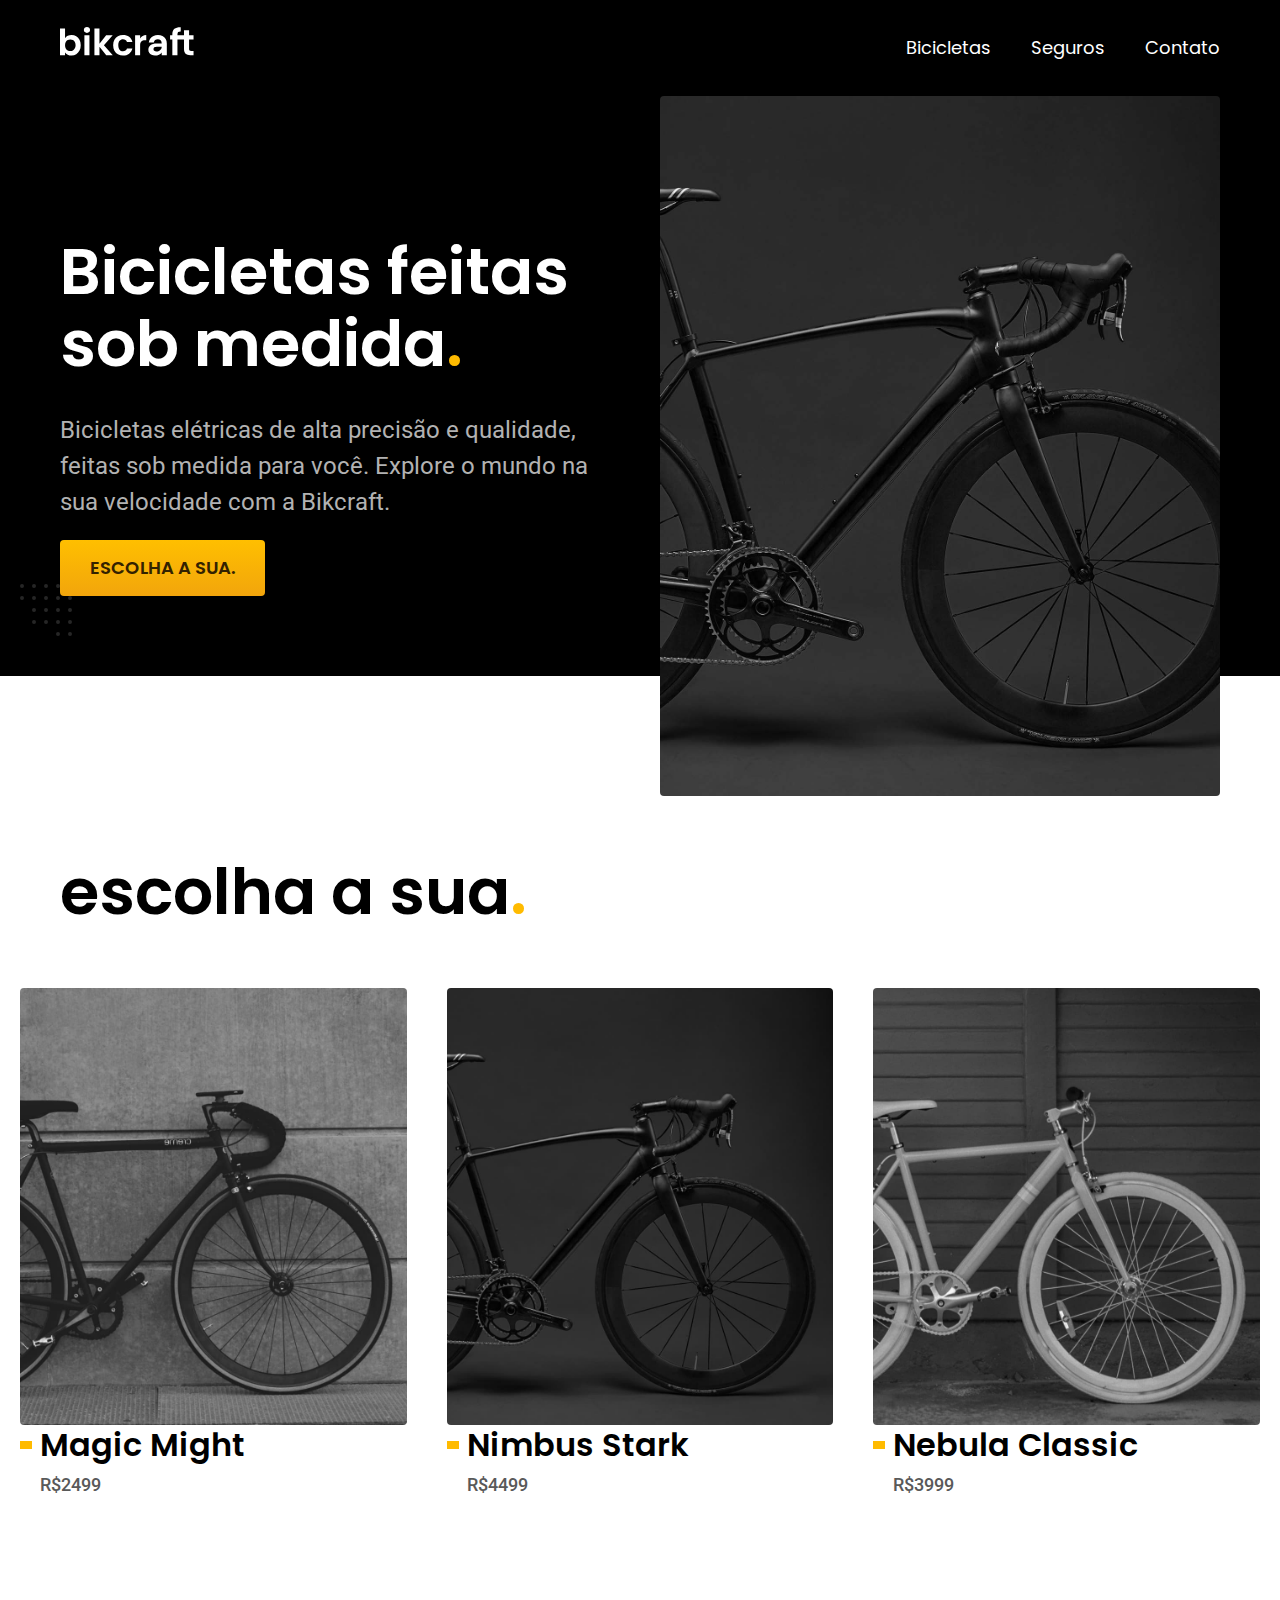
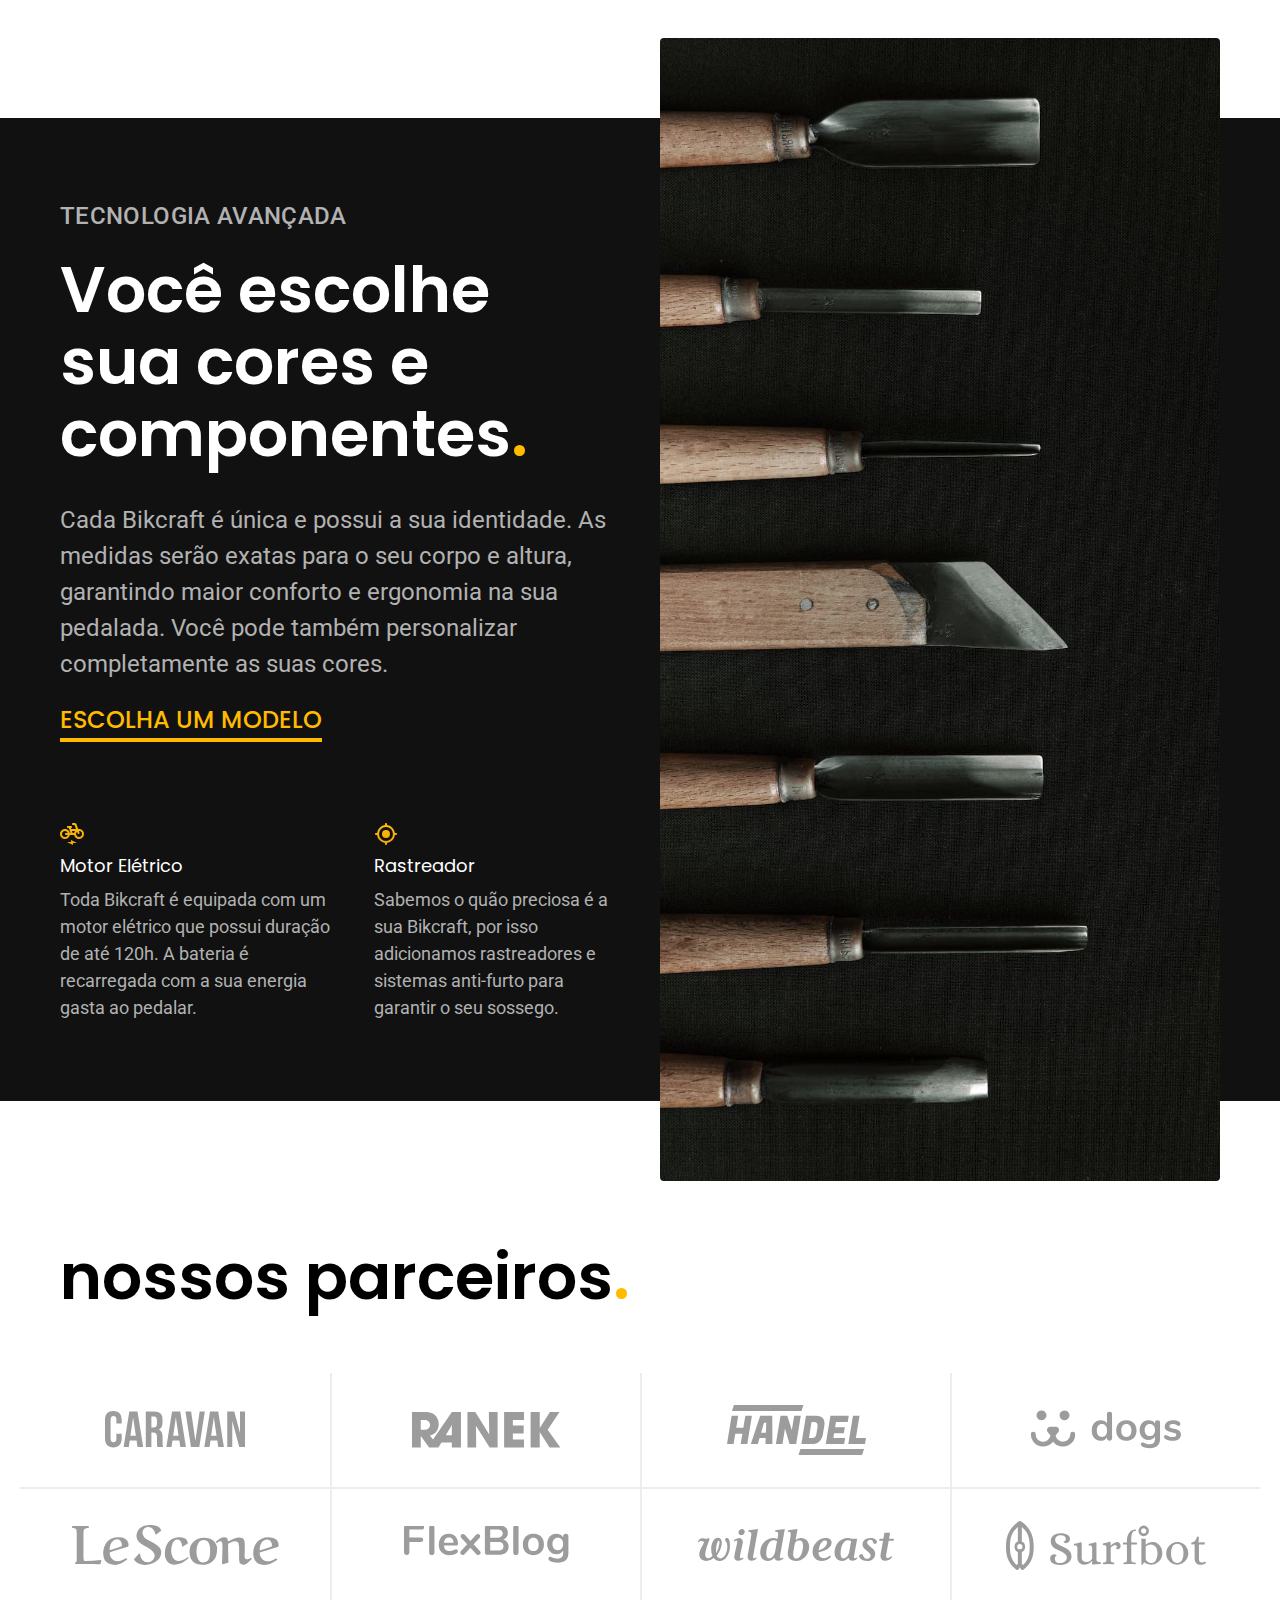
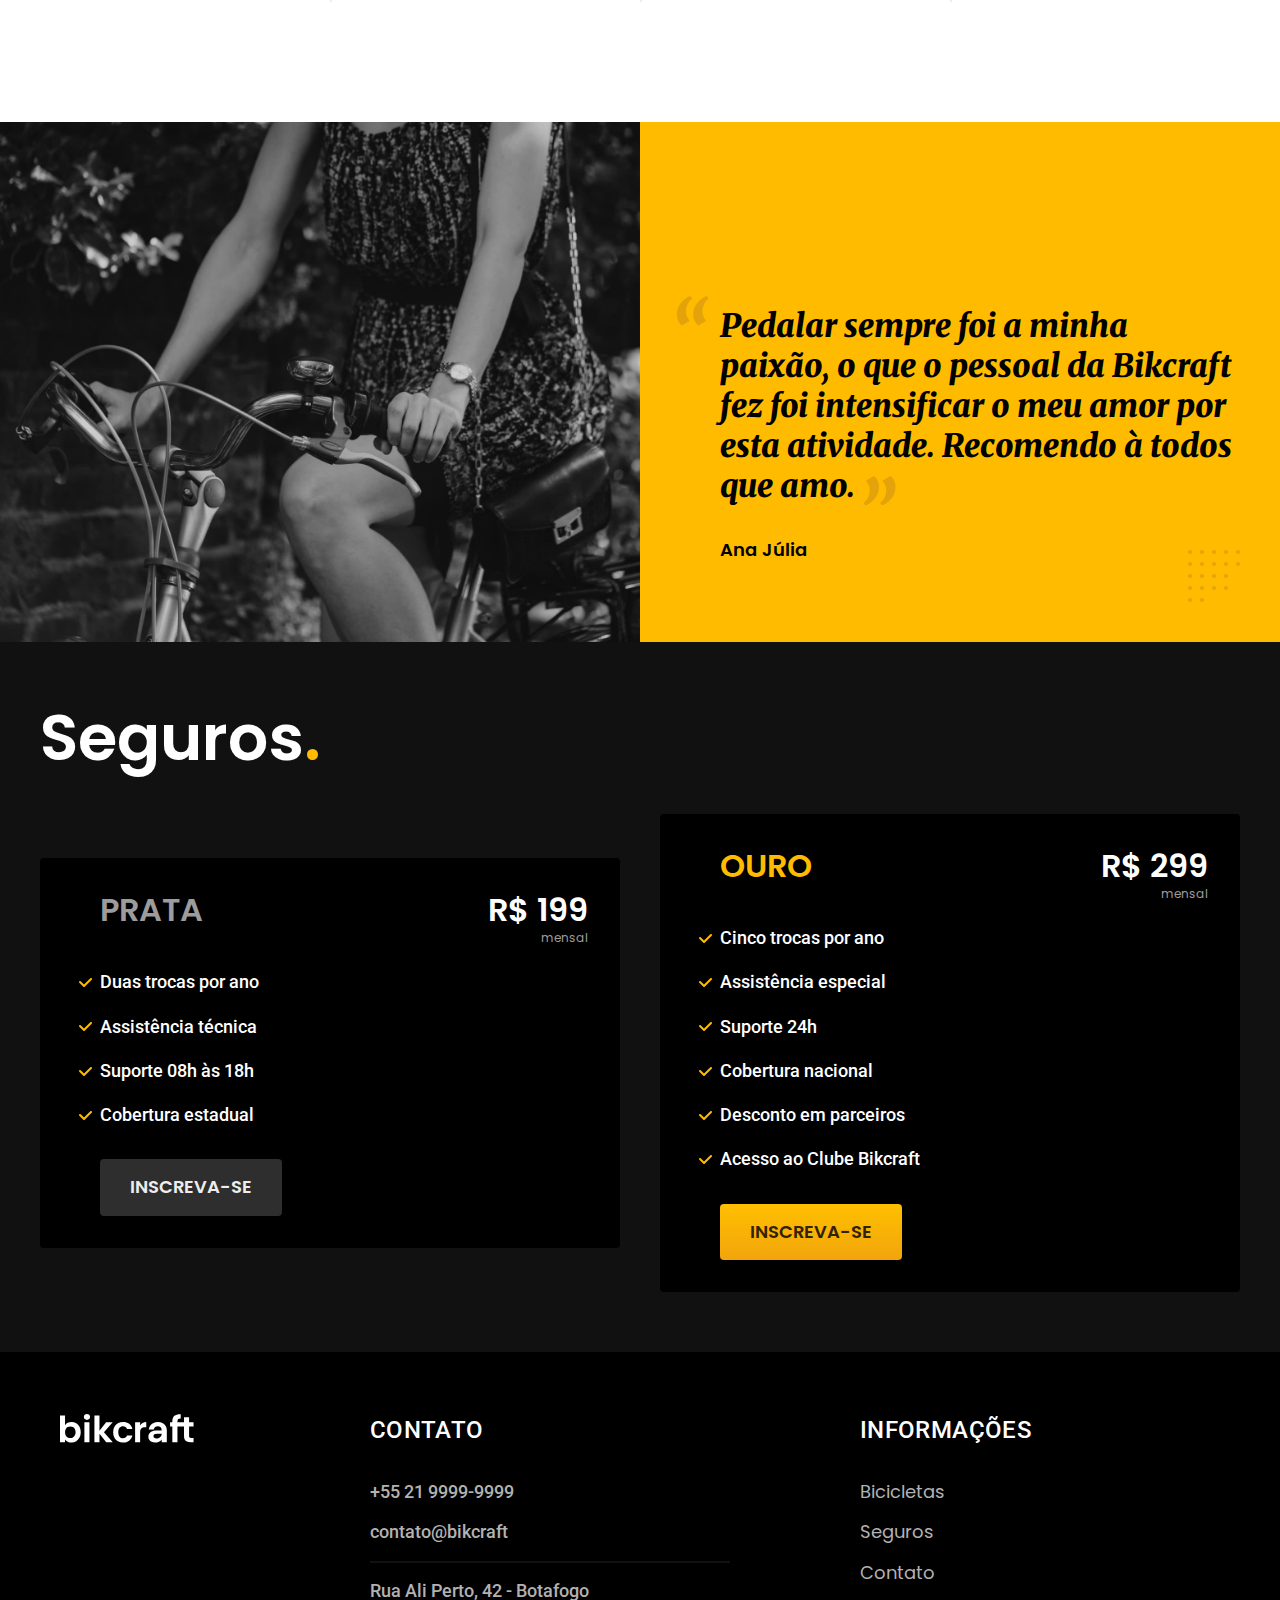
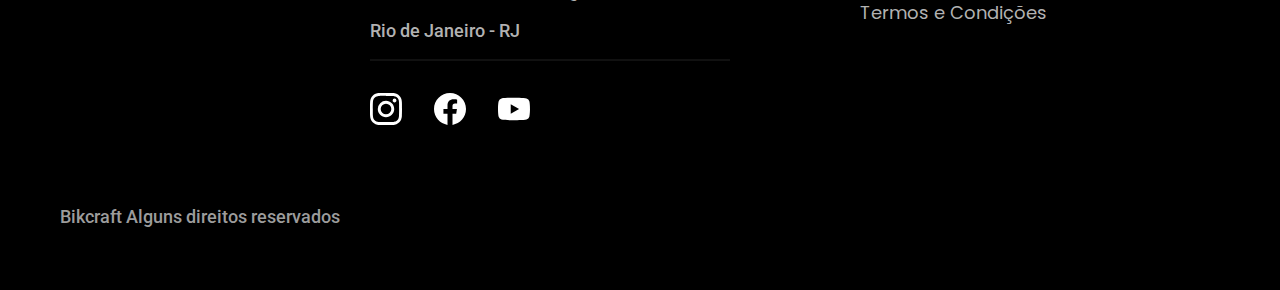
<file: index.html>
<!DOCTYPE html>
<html lang="pt-br">
<head>
    <meta charset="UTF-8">
    <meta http-equiv="X-UA-Compatible" content="IE=edge">
    <meta name="viewport" content="width=device-width, initial-scale=1.0">
    <title>Bikcraft - Bicicletas Elétricas</title>
    <meta name="description" content="Bicicletas elétricas de alta precisão e qualidade, feitas sob medida para você. Explore o mundo na sua velocidade com a Bikcraft.">
    <link rel="preload" href="CSS/style.css" as="style">
    <link rel="stylesheet" href="CSS/style.css">

    <link rel="preconnect" href="https://fonts.googleapis.com">
    <link rel="preconnect" href="https://fonts.gstatic.com" crossorigin>
    <link href="https://fonts.googleapis.com/css2?family=Poppins:wght@400;600&family=Roboto:wght@400;500&display=swap" rel="stylesheet">
    <link rel="preconnect" href="https://fonts.googleapis.com">
    <link rel="preconnect" href="https://fonts.gstatic.com" crossorigin>
    <link href="https://fonts.googleapis.com/css2?family=Merriweather:ital,wght@1,900&display=swap" rel="stylesheet">

    <link rel="shortcut icon" href="favicon.svg" type="image/svg-xml">
    <script>document.documentElement.classList.add('js')</script>
</head>
<body>
    <header class="header-bg">
        <div class="header">
            <a href="index.html"><img src="img/bikcraft.svg" alt="Bikcraft"></a>
            <nav aria-label="primaria">
                <ul class="header-menu cor-0 font-1-m">
                    <li><a href="./bicicletas.html">Bicicletas</a></li>
                    <li><a href="./seguros.html">Seguros</a></li>
                    <li><a href="./contato.html">Contato</a></li>
                </ul>
            </nav>
        </div>
    </header>

    <main class="introducao-bg">
        <div class="introducao container">
            <div class="introducao-conteudo">
                <h1 class="font-1-xxl cor-0 fadeInDown" data-anime="200">Bicicletas feitas sob medida<span class="cor-p1">.</span></h1>
                <p class="font-2-l cor-5 fadeInDown" data-anime="400">Bicicletas elétricas de alta precisão e qualidade, feitas sob medida para você. Explore o mundo na sua velocidade com a Bikcraft.</p>
                <a class="botao fadeInDown" href="./bicicletas.html" data-anime="600">Escolha a sua.</a>
            </div>
            <picture class="introducao-imagem fadeInDown" data-anime="800">

                <source media="(max-width: 800px)" srcset="./img/bicicletas/nimbus.jpg">

                <img src="img/fotos/introducao.jpg" alt="Bicicleta elétrica preta" width="1280px" height="1600px">
            </picture>
        </div>
    </main>

    <article class="bicicletas-lista">
        <h2 class="container font-1-xxl">escolha a sua<span class="cor-p1">.</span></h2>

        <ul>
            <li>
                <a href="./bicicletas/magic.html">
                    <img src="./img/bicicletas/magic-home.jpg" alt="Bicicleta preta">
                    <h3 class="font-1-xl">Magic Might</h3>
                    <span class="font-2-m cor-8">R$2499</span>
                </a>
            </li>
            <li>
                <a href="./bicicletas/magic.html">
                    <img src="./img/bicicletas/nimbus-home.jpg" alt="Bicicleta preta">
                    <h3 class="font-1-xl">Nimbus Stark</h3>
                    <span class="font-2-m cor-8">R$4499</span>
                </a>
            </li>
            <li>
                <a href="./bicicletas/magic.html">
                    <img src="./img/bicicletas/nebula-home.jpg" alt="Bicicleta preta">
                    <h3 class="font-1-xl">Nebula Classic</h3>
                    <span class="font-2-m cor-8">R$3999</span>
                </a>
            </li>
        </ul>
    </article>

    <article class="tecnologia-bg">
        <div class="tecnologia container">
            <div class="tecnologia-conteudo">
                <span class="font-2-l-b cor-5">Tecnologia Avançada</span>
                <h2 class="font-1-xxl cor-0">Você escolhe sua cores e componentes<span class="cor-p1">.</span></h2>
                <p class="font-2-l cor-5">Cada Bikcraft é única e possui a sua identidade. As medidas serão exatas para o seu corpo e altura, garantindo maior conforto e ergonomia na sua pedalada. Você pode também personalizar completamente as suas cores.</p>
                <a href="./bicicletas.html" class="link">Escolha um modelo</a>
                <div class="tecnologia-vantagens">
                    <div>
                        <img src="img/icones/eletrica.svg" alt="">
                        <h3 class="cor-0 font-1-m">Motor Elétrico</h3>
                        <p class="cor-5 font-2-s">Toda Bikcraft é equipada com um motor elétrico que possui duração de até 120h. A bateria é recarregada com a sua energia gasta ao pedalar.</p>
                    </div>
                    <div>
                        <img src="img/icones/rastreador.svg" alt="">
                        <h3 class="font-1-m cor-0">Rastreador</h3>
                        <p class="font-2-s cor-5">Sabemos o quão preciosa é a sua Bikcraft, por isso adicionamos rastreadores e sistemas anti-furto para garantir o seu sossego.</p>
                    </div>
                </div>
            </div>

            <div class="tecnologia-imagem">
                <img src="./img/fotos/tecnologia.jpg" alt="">
            </div>

        </div>
    </article>

    <section class="parceiros" aria-label="Nossos parceiros">
        <h2 class="container font-1-xxl">nossos parceiros<span class="cor-p1">.</span></h2>

        <ul>
            <li><img src="./img/parceiros/caravan.svg" alt="caravan"></li>
            <li><img src="./img/parceiros/ranek.svg" alt="ranek"></li>
            <li><img src="./img/parceiros/handel.svg" alt="handel"></li>
            <li><img src="./img/parceiros/dogs.svg" alt="dogs"></li>
            <li><img src="./img/parceiros/lescone.svg" alt="lescone"></li>
            <li><img src="./img/parceiros/flexblog.svg" alt="flexblox"></li>
            <li><img src="./img/parceiros/wildbeast.svg" alt="wildbeast"></li>
            <li><img src="./img/parceiros/surfbot.svg" alt="surfbot"></li>
        </ul>
    </section>

    <section class="depoimento" aria-label="Depoimento">
        <div>
            <img src="img/fotos/depoimento.jpg" alt="Pessoa pedalando uma bicicleta Bikcraft">
        </div>
        <div class="depoimento-conteudo">
            <blockquote class="font-1-xl cor-p5">
                <p>Pedalar sempre foi a minha paixão, o que o pessoal da Bikcraft fez foi intensificar o meu amor por esta atividade. Recomendo à todos que amo.</p>
            </blockquote>
            <span class="font-1-m-b cor-p4">Ana Júlia</span>
        </div>
    </section>

    <article class="seguros-bg">
        <div class="seguros container">
            <h2 class="font-1-xxl cor-0">Seguros<span class="cor-p1">.</span></h2>
            <div class="seguros-item">
                <h3 class="font-1-xl cor-6">PRATA</h3>
                <span class="font-1-xl cor-0 seguro-preco">R$ 199 <span class="font-1-xs cor-6">mensal</span></span>
                <ul class="font-2-m cor-0">
                    <li>Duas trocas por ano</li>
                    <li>Assistência técnica</li>
                    <li>Suporte 08h às 18h</li>
                    <li>Cobertura estadual</li>
                </ul>
                <a class="botao secundario" href="./orcamento.html?tipo=seguro&produto=prata">Inscreva-se</a>
            </div>
            <div class="seguros-item">
                <h3 class="font-1-xl cor-p1">OURO</h3>
                <span class="font-1-xl cor-0 seguro-preco">R$ 299 <span class="font-1-xs cor-6">mensal</span></span>
                <ul class="font-2-m cor-0">
                    <li>Cinco trocas por ano</li>
                    <li>Assistência especial</li>
                    <li>Suporte 24h</li>
                    <li>Cobertura nacional</li>
                    <li>Desconto em parceiros</li>
                    <li>Acesso ao Clube Bikcraft</li>
                </ul>
                <a class="botao" href="./orcamento.html?tipo=seguro&produto=ouro">Inscreva-se</a>
            </div>
        </div>
    </article>

    <footer class="footer-bg">
        <div class="footer container">
            <img src="img/bikcraft.svg" alt="Bikcraft">
            <div class="footer-contato">
                <h3 class="font-2-l-b cor-0">Contato</h3>
                <ul class="font-2-m cor-5">
                    <li><a href="tel:+552199999999">+55 21 9999-9999</a></li>
                    <li><a href="mailto:contato@bikbraft.com">contato@bikcraft</a></li>
                    <li>Rua Ali Perto, 42 - Botafogo</li>
                    <li>Rio de Janeiro - RJ</li>
                </ul>
                <div class="footer-redes">
                    <a href=""><img src="img/redes/instagram.svg" alt="Instagram"></a>
                    <a href=""><img src="img/redes/facebook.svg" alt="Facebook"></a>
                    <a href=""><img src="img/redes/youtube.svg" alt="Instagram"></a>
                </div>
            </div>
            <div class="footer-informacoes">
                <h3 class="font-2-l-b cor-0">Informações</h3>
                <nav>
                    <ul class="font-1-m cor-5">
                        <li><a href="./bicicletas.html">Bicicletas</a></li>
                        <li><a href="./seguros.html">Seguros</a></li>
                        <li><a href="./contato.html">Contato</a></li>
                        <li><a href="./termos.html">Termos e Condições</a></li>
                    </ul>
                </nav>
            </div>
            <p class="footer-copy font-2-m cor-6">Bikcraft Alguns direitos reservados</p>
        </div>
    </footer>
    <script src="js/plugins/simple-anime.js"></script>
    <script src="./js/script.js"></script>
</body>
</html>
</file>
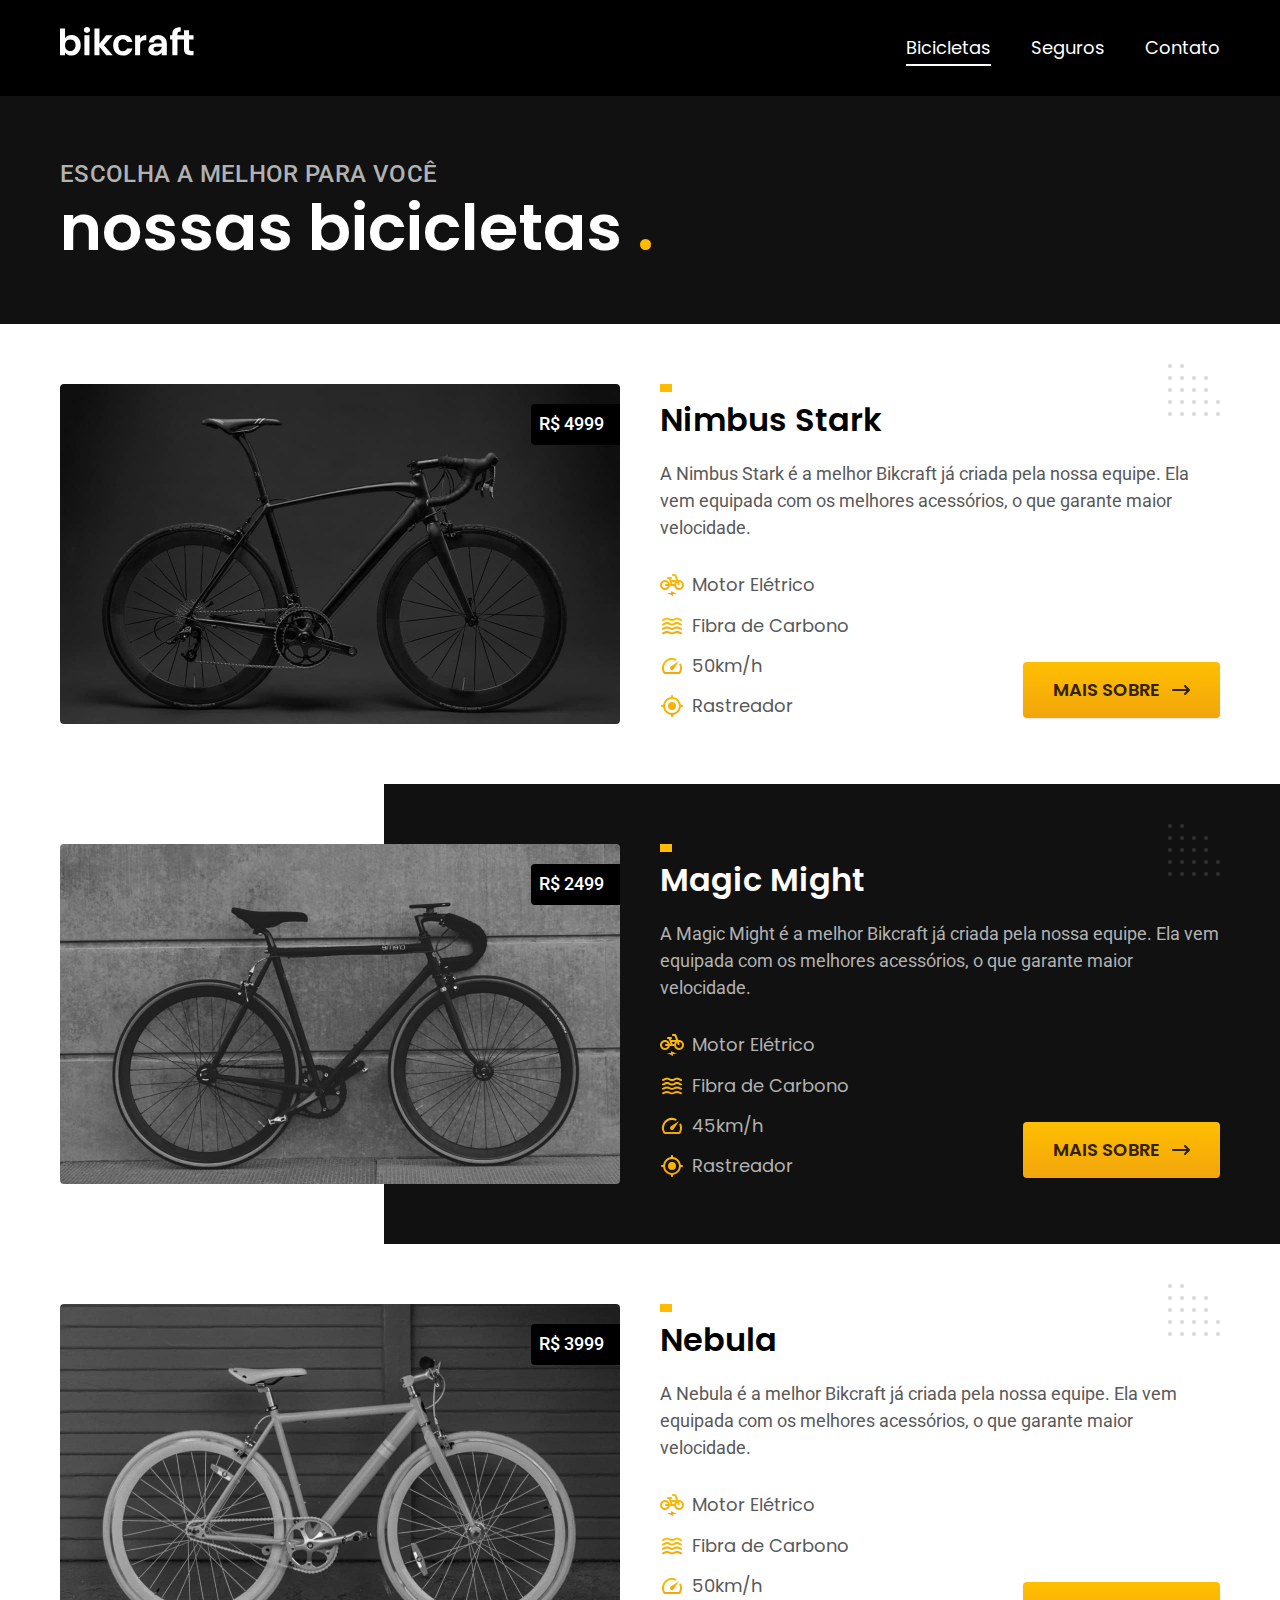
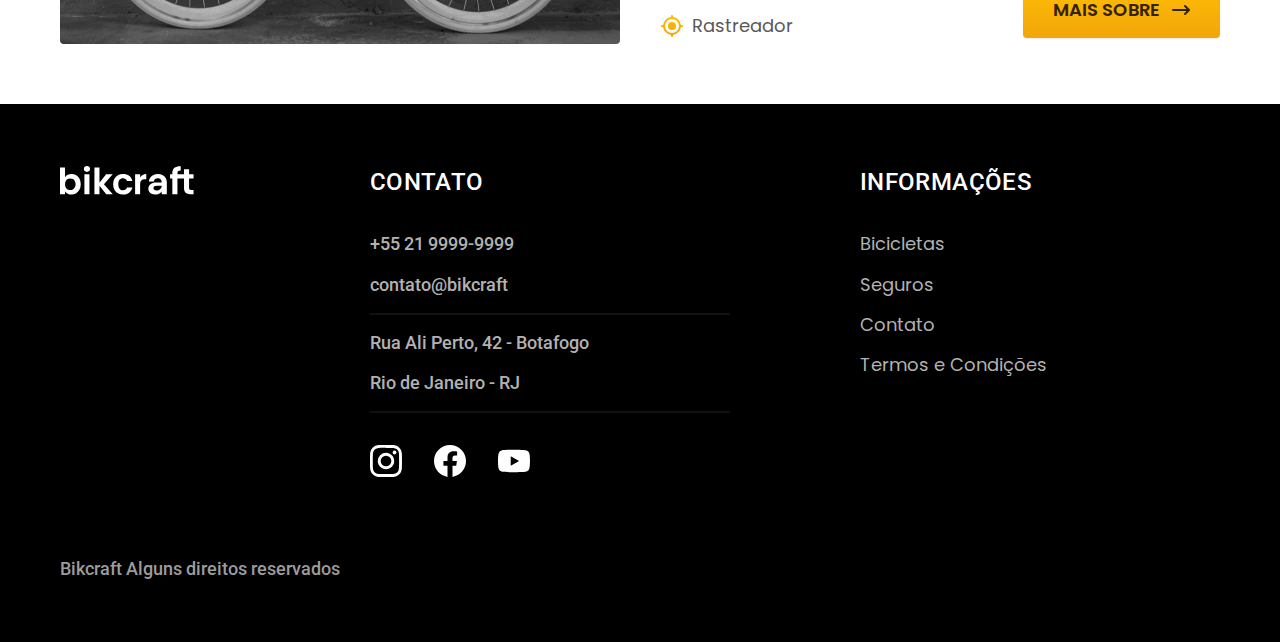
<file: bicicletas.html>
<!DOCTYPE html>
<html lang="pt-br">
<head>
    <meta charset="UTF-8">
    <meta http-equiv="X-UA-Compatible" content="IE=edge">
    <meta name="viewport" content="width=device-width, initial-scale=1.0">
    <title>Bicicletas / Bikcraft</title>
    <meta name="description" content="Bicicletas elétricas de alta precisão e qualidade, feitas sob medida para você. Explore o mundo na sua velocidade com a Bikcraft.">
     <link rel="preload" href="CSS/style.css" as="style">
    <link rel="stylesheet" href="CSS/style.css">

    <link rel="preconnect" href="https://fonts.googleapis.com">
    <link rel="preconnect" href="https://fonts.gstatic.com" crossorigin>
    <link href="https://fonts.googleapis.com/css2?family=Poppins:wght@400;600&family=Roboto:wght@400;500&display=swap" rel="stylesheet">
    <link rel="preconnect" href="https://fonts.googleapis.com">
    <link rel="preconnect" href="https://fonts.gstatic.com" crossorigin>
    <link href="https://fonts.googleapis.com/css2?family=Merriweather:ital,wght@1,900&display=swap" rel="stylesheet">
    <link rel="shortcut icon" href="favicon.svg" type="image/svg-xml">
    <script>document.documentElement.classList.add('js')</script>
</head>
<body>
    <header class="header-bg">
        <div class="header">
            <a href="index.html"><img src="img/bikcraft.svg" alt="Bikcraft"></a>
            <nav aria-label="primaria">
                <ul class="header-menu cor-0 font-1-m">
                    <li><a href="./bicicletas.html">Bicicletas</a></li>
                    <li><a href="./seguros.html">Seguros</a></li>
                    <li><a href="./contato.html">Contato</a></li>
                </ul>
            </nav>
        </div>
    </header>

    <main>
        <div class="titulo-bg">
            <div class="titulo-container container">
                <p class="font-2-l-b cor-5">Escolha a melhor para você</p>
                <h1 class="font-1-xxl cor-0">nossas bicicletas <span class="cor-p1">.</span></h1>
            </div>
        </div>

        <div class="bicicletas-bg">
            <div class="bicicletas container">
                <div class="bicicletas-imagem">
                    <img src="img/bicicletas/nimbus.jpg" alt="Bicicleta Preta">
                    <span class="font-2-m cor-0"> R$ 4999</span>
                </div>
                <div class="bicicletas-conteudo">
                    <h2 class="font-1-xl">Nimbus Stark</h2>
                    <p class="font-2-s cor-8">A Nimbus Stark é a melhor Bikcraft já criada pela nossa equipe. Ela vem equipada com os melhores acessórios, o que garante maior velocidade.</p>
                    <ul class="font-1-m cor-8">
                        <li><img src="img/icones/eletrica.svg" alt="">Motor Elétrico</li>
                        <li><img src="img/icones/carbono.svg" alt="">Fibra de Carbono</li>
                        <li><img src="img/icones/velocidade.svg" alt="">50km/h</li>
                        <li><img src="img/icones/rastreador.svg" alt="">Rastreador</li>
                    </ul>
                    <a class="botao seta" href="./bicicletas/nimbus.html">Mais sobre</a>

                </div>
            </div>
        </div>
        <div class="bicicletas-bg">
            <div class="bicicletas container">
                <div class="bicicletas-imagem">
                    <img src="img/bicicletas/magic.jpg" alt="Bicicleta Branca">
                    <span class="font-2-m cor-0"> R$ 2499</span>
                </div>
                <div class="bicicletas-conteudo">
                    <h2 class="font-1-xl cor-0">Magic Might</h2>
                    <p class="font-2-s cor-5">A Magic Might é a melhor Bikcraft já criada pela nossa equipe. Ela vem equipada com os melhores acessórios, o que garante maior velocidade.</p>
                    <ul class="font-1-m cor-5">
                        <li><img src="img/icones/eletrica.svg" alt="">Motor Elétrico</li>
                        <li><img src="img/icones/carbono.svg" alt="">Fibra de Carbono</li>
                        <li><img src="img/icones/velocidade.svg" alt="">45km/h</li>
                        <li><img src="img/icones/rastreador.svg" alt="">Rastreador</li>
                    </ul>
                    <a class="botao seta" href="./bicicletas/magic.html">Mais sobre</a>
                    
                </div>
            </div>
        </div>
        <div class="bicicletas-bg">
            <div class="bicicletas container">
                <div class="bicicletas-imagem">
                    <img src="img/bicicletas/nebula.jpg" alt="Bicicleta Preta">
                    <span class="font-2-m cor-0"> R$ 3999</span>
                </div>
                <div class="bicicletas-conteudo">
                    <h2 class="font-1-xl">Nebula</h2>
                    <p class="font-2-s cor-8">A Nebula é a melhor Bikcraft já criada pela nossa equipe. Ela vem equipada com os melhores acessórios, o que garante maior velocidade.</p>
                    <ul class="font-1-m cor-8">
                        <li><img src="img/icones/eletrica.svg" alt="">Motor Elétrico</li>
                        <li><img src="img/icones/carbono.svg" alt="">Fibra de Carbono</li>
                        <li><img src="img/icones/velocidade.svg" alt="">50km/h</li>
                        <li><img src="img/icones/rastreador.svg" alt="">Rastreador</li>
                    </ul>
                    <a class="botao seta" href="./bicicletas/nebula.html">Mais sobre</a>
                </div>
            </div>
        </div>
    </main>



    <footer class="footer-bg">
        <div class="footer container">
            <img src="img/bikcraft.svg" alt="Bikcraft">
            <div class="footer-contato">
                <h3 class="font-2-l-b cor-0">Contato</h3>
                <ul class="font-2-m cor-5">
                    <li><a href="tel:+552199999999">+55 21 9999-9999</a></li>
                    <li><a href="mailto:contato@bikbraft.com">contato@bikcraft</a></li>
                    <li>Rua Ali Perto, 42 - Botafogo</li>
                    <li>Rio de Janeiro - RJ</li>
                </ul>
                <div class="footer-redes">
                    <a href=""><img src="img/redes/instagram.svg" alt="Instagram"></a>
                    <a href=""><img src="img/redes/facebook.svg" alt="Facebook"></a>
                    <a href=""><img src="img/redes/youtube.svg" alt="Instagram"></a>
                </div>
            </div>
            <div class="footer-informacoes">
                <h3 class="font-2-l-b cor-0">Informações</h3>
                <nav>
                    <ul class="font-1-m cor-5">
                        <li><a href="./bicicletas.html">Bicicletas</a></li>
                        <li><a href="./seguros.html">Seguros</a></li>
                        <li><a href="./contato.html">Contato</a></li>
                        <li><a href="./termos.html">Termos e Condições</a></li>
                    </ul>
                </nav>
            </div>
            <p class="footer-copy font-2-m cor-6">Bikcraft Alguns direitos reservados</p>
        </div>
    </footer>
    <script src="./js/script.js"></script>
</body>
</html>
</file>
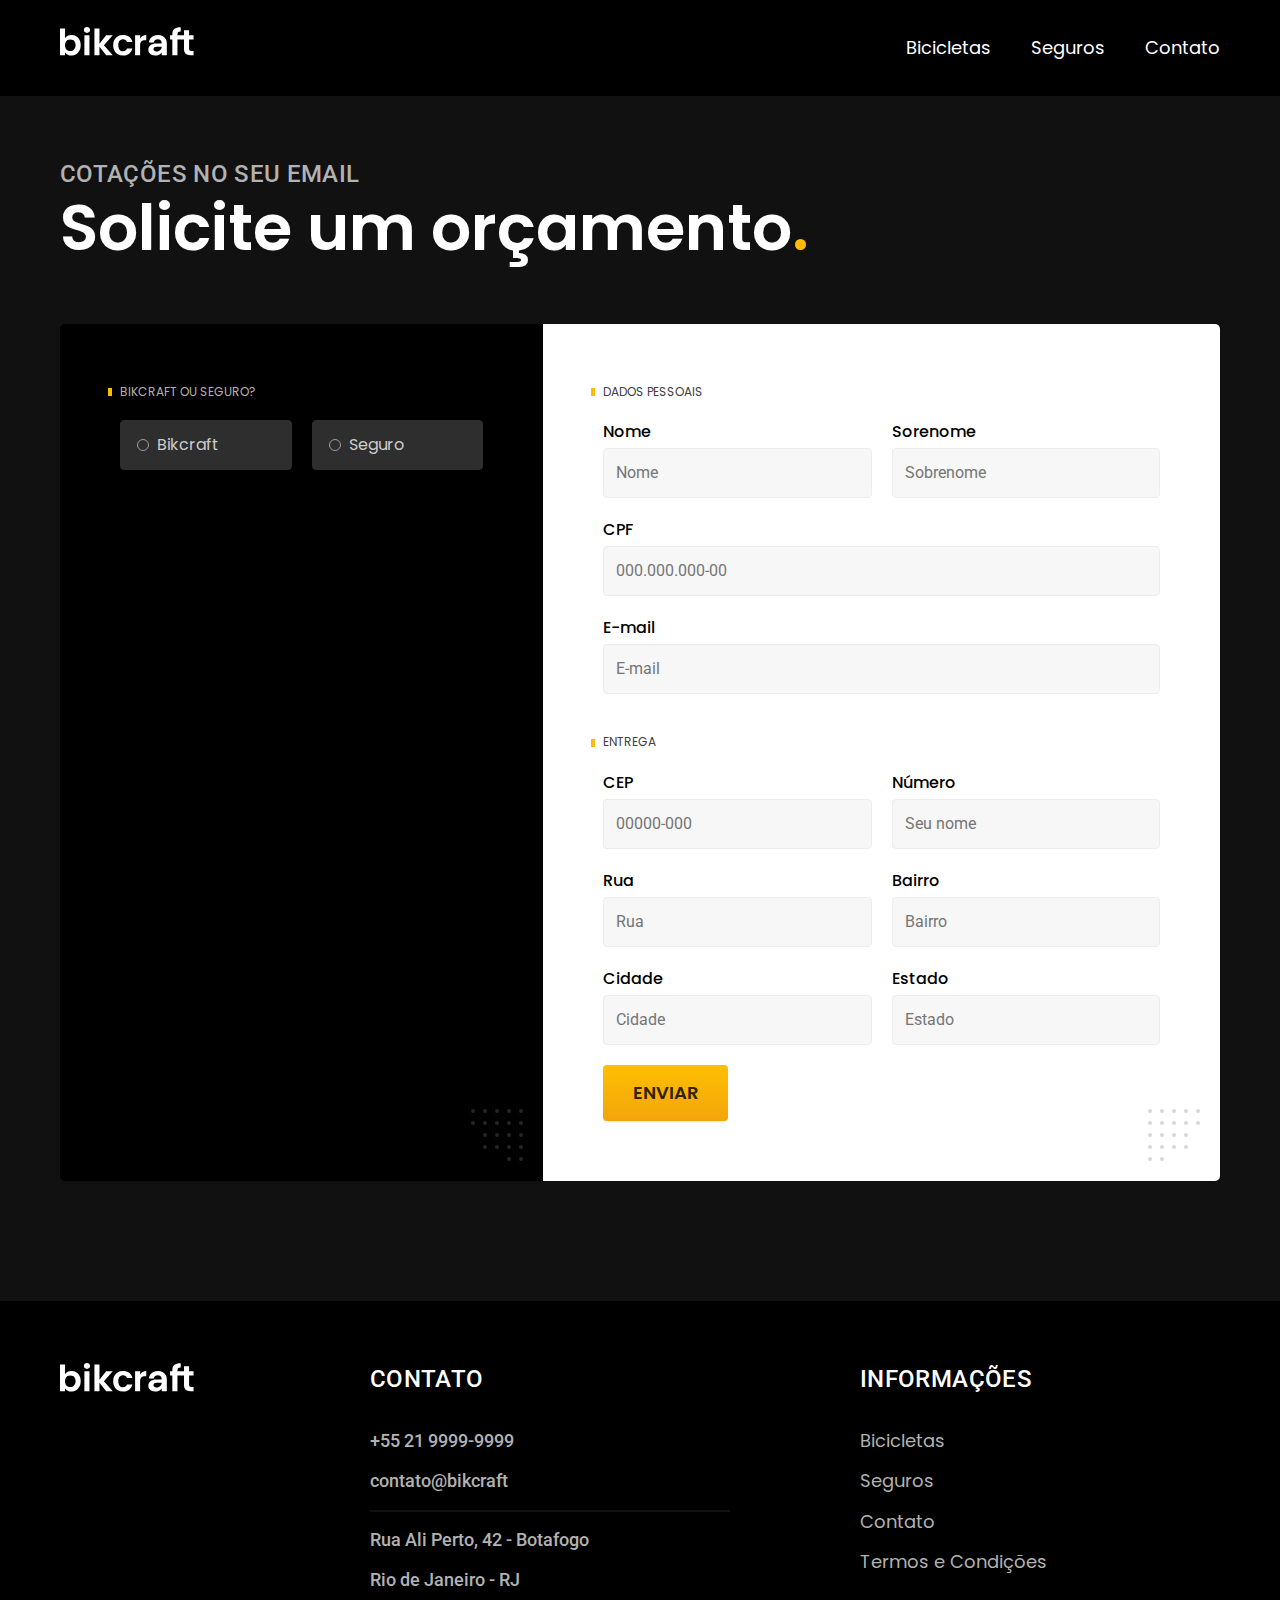
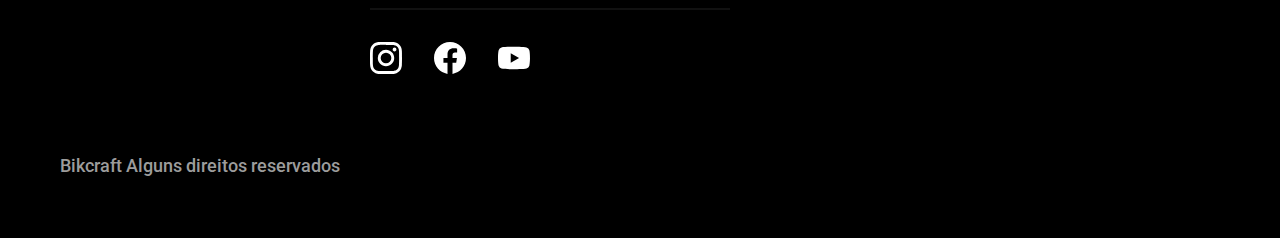
<file: orcamento.html>
<!DOCTYPE html>
<html lang="pt-br">
<head>
    <meta charset="UTF-8">
    <meta http-equiv="X-UA-Compatible" content="IE=edge">
    <meta name="viewport" content="width=device-width, initial-scale=1.0">
    <title>Orçamento / Bikcraft</title>
    <meta name="description" content="Bicicletas elétricas de alta precisão e qualidade, feitas sob medida para você. Explore o mundo na sua velocidade com a Bikcraft.">
    <link rel="preload" href="CSS/style.css" as="style">
    <link rel="stylesheet" href="CSS/style.css">

    <link rel="preconnect" href="https://fonts.googleapis.com">
    <link rel="preconnect" href="https://fonts.gstatic.com" crossorigin>
    <link href="https://fonts.googleapis.com/css2?family=Poppins:wght@400;600&family=Roboto:wght@400;500&display=swap" rel="stylesheet">
    <link rel="preconnect" href="https://fonts.googleapis.com">
    <link rel="preconnect" href="https://fonts.gstatic.com" crossorigin>
    <link href="https://fonts.googleapis.com/css2?family=Merriweather:ital,wght@1,900&display=swap" rel="stylesheet">
    <link rel="shortcut icon" href="favicon.svg" type="image/svg-xml">
    <script>document.documentElement.classList.add('js')</script>
</head>
<body id="orcamento">
    <header class="header-bg">
        <div class="header">
            <a href="index.html"><img src="img/bikcraft.svg" alt="Bikcraft"></a>
            <nav aria-label="primaria">
                <ul class="header-menu cor-0 font-1-m">
                    <li><a href="./bicicletas.html">Bicicletas</a></li>
                    <li><a href="./seguros.html">Seguros</a></li>
                    <li><a href="./contato.html">Contato</a></li>
                </ul>
            </nav>
        </div>
    </header>

    <main>
        <div class="titulo-bg">
            <div class="titulo-container container">
                <p class="font-2-l-b cor-5">Cotações no seu email</p>
                <h1 class="font-1-xxl cor-0">Solicite um orçamento<span class="cor-p1">.</span></h1>
            </div>
        </div>

        <form class="orcamento container" action="./">
            <div class="orcamento-produto">
                <h2 class="font-1-xs cor-5">Bikcraft ou Seguro?</h2>

                <input type="radio" name="tipo" value="bikcraft" id="bikcraft">
                <label for="bikcraft">Bikcraft</label>

                <input type="radio" name="tipo" value="seguro" id="seguro">
                <label for="seguro">Seguro</label>

                <div class="orcamento-conteudo" id="orcamento-bikcraft">
                    <h2 class="font-1-xs cor-5">Escolha a sua</h2>

                    <input type="radio" name="produto" value="nimbus" id="nimbus">
                    <label for="nimbus">Nimbus Stark <span>R$ 4999</span></label>
                    <div class="orcamento-detalhes">
                        <ul class="font-1-xs cor-8">

                            <li><img src="./img/icones/eletrica.svg" alt=""> Motor Elétrico</li>

                            <li><img src="./img/icones/carbono.svg" alt=""> Fibra de Carbono</li>

                            <li><img src="./img/icones/velocidade.svg" alt=""> 50km/h</li>

                            <li><img src="./img/icones/rastreador.svg" alt=""> Rastreador</li>

                        </ul>
                        <img src="./img/bicicletas/nimbus.jpg" alt="Bicicleta preta">
                    </div>

                    <input type="radio" name="produto" value="magic" id="magic">
                    <label for="magic">Magic Might <span>R$ 2499</span></label>
                    <div class="orcamento-detalhes">
                        <ul class="font-1-xs cor-8">

                            <li><img src="./img/icones/eletrica.svg" alt=""> Motor Elétrico</li>

                            <li><img src="./img/icones/carbono.svg" alt=""> Fibra de Carbono</li>

                            <li><img src="./img/icones/velocidade.svg" alt=""> 45km/h</li>

                            <li><img src="./img/icones/rastreador.svg" alt=""> Rastreador</li>

                        </ul>
                        <img src="./img/bicicletas/magic.jpg" alt="Bicicleta preta">
                    </div>

                    <input type="radio" name="produto" value="nebula" id="nebula">
                    <label for="nebula">Nebula Cosmic <span>R$ 3999</span></label>
                    <div class="orcamento-detalhes">
                        <ul class="font-1-xs cor-8">

                            <li><img src="./img/icones/eletrica.svg" alt=""> Motor Elétrico</li>

                            <li><img src="./img/icones/carbono.svg" alt=""> Fibra de Carbono</li>

                            <li><img src="./img/icones/velocidade.svg" alt=""> 50km/h</li>

                            <li><img src="./img/icones/rastreador.svg" alt=""> Rastreador</li>

                        </ul>
                        <img src="./img/bicicletas/nebula.jpg" alt="Bicicleta branca">
                    </div>
                </div>

                <div class="orcamento-conteudo" id="orcamento-seguro">
                    <h2 class="font-1-xs cor-5">Escolha o plano</h2>

                    <input type="radio" name="produto" value="prata" id="prata">
                    <label for="prata">Prata <span>R$ 199</span></label>

                    <input type="radio" name="produto" value="ouro" id="ouro">
                    <label for="ouro">Ouro <span>R$ 299</span></label>

                </div>

            </div>
            <div class="orcamento-dados form">

                <h2 class="font-1-xs cor-9 col-2">Dados pessoais</h2>

                <div>
                    <label for="nome">Nome</label>
                    <input type="text" id="nome" name="nome" placeholder="Nome">
                </div>

                <div>
                    <label for="sobrenome">Sorenome</label>
                    <input type="text" id="sobrenome" name="sobrenome" placeholder="Sobrenome">
                </div>

                <div class="col-2">
                    <label for="cpf">CPF</label>
                    <input type="text" id="cpf" name="cpf" placeholder="000.000.000-00">
                </div>

                <div class="col-2">
                    <label for="nome">E-mail</label>
                    <input type="email" id="email" name="email" placeholder="E-mail">
                </div>

                <h2 class="font-1-xs cor-9 col-2">Entrega</h2>

                <div>
                    <label for="nome">CEP</label>
                    <input type="text" id="cep" name="cep" placeholder="00000-000">
                </div>

                <div>
                    <label for="nome">Número</label>
                    <input type="text" id="numero" name="numero" placeholder="Seu nome">
                </div>

                <div>
                    <label for="nome">Rua</label>
                    <input type="text" id="rua" name="rua" placeholder="Rua">
                </div>

                <div>
                    <label for="nome">Bairro</label>
                    <input type="text" id="bairro" name="bairro" placeholder="Bairro">
                </div>

                <div>
                    <label for="nome">Cidade</label>
                    <input type="text" id="cidade" name="cidade" placeholder="Cidade">
                </div>

                <div>
                    <label for="nome">Estado</label>
                    <input type="text" id="estado" name="estado" placeholder="Estado">
                </div>

                <button class="botao col-2">Enviar</button>

            </div>

        </form>

    </main>



    <footer class="footer-bg">
        <div class="footer container">
            <img src="img/bikcraft.svg" alt="Bikcraft">
            <div class="footer-contato">
                <h3 class="font-2-l-b cor-0">Contato</h3>
                <ul class="font-2-m cor-5">
                    <li><a href="tel:+552199999999">+55 21 9999-9999</a></li>
                    <li><a href="mailto:contato@bikbraft.com">contato@bikcraft</a></li>
                    <li>Rua Ali Perto, 42 - Botafogo</li>
                    <li>Rio de Janeiro - RJ</li>
                </ul>
                <div class="footer-redes">
                    <a href=""><img src="img/redes/instagram.svg" alt="Instagram"></a>
                    <a href=""><img src="img/redes/facebook.svg" alt="Facebook"></a>
                    <a href=""><img src="img/redes/youtube.svg" alt="Instagram"></a>
                </div>
            </div>
            <div class="footer-informacoes">
                <h3 class="font-2-l-b cor-0">Informações</h3>
                <nav>
                    <ul class="font-1-m cor-5">
                        <li><a href="./bicicletas.html">Bicicletas</a></li>
                        <li><a href="./seguros.html">Seguros</a></li>
                        <li><a href="./contato.html">Contato</a></li>
                        <li><a href="./termos.html">Termos e Condições</a></li>
                    </ul>
                </nav>
            </div>
            <p class="footer-copy font-2-m cor-6">Bikcraft Alguns direitos reservados</p>
        </div>
    </footer>
    <script src="./js/script.js"></script>
</body>
</html>
</file>
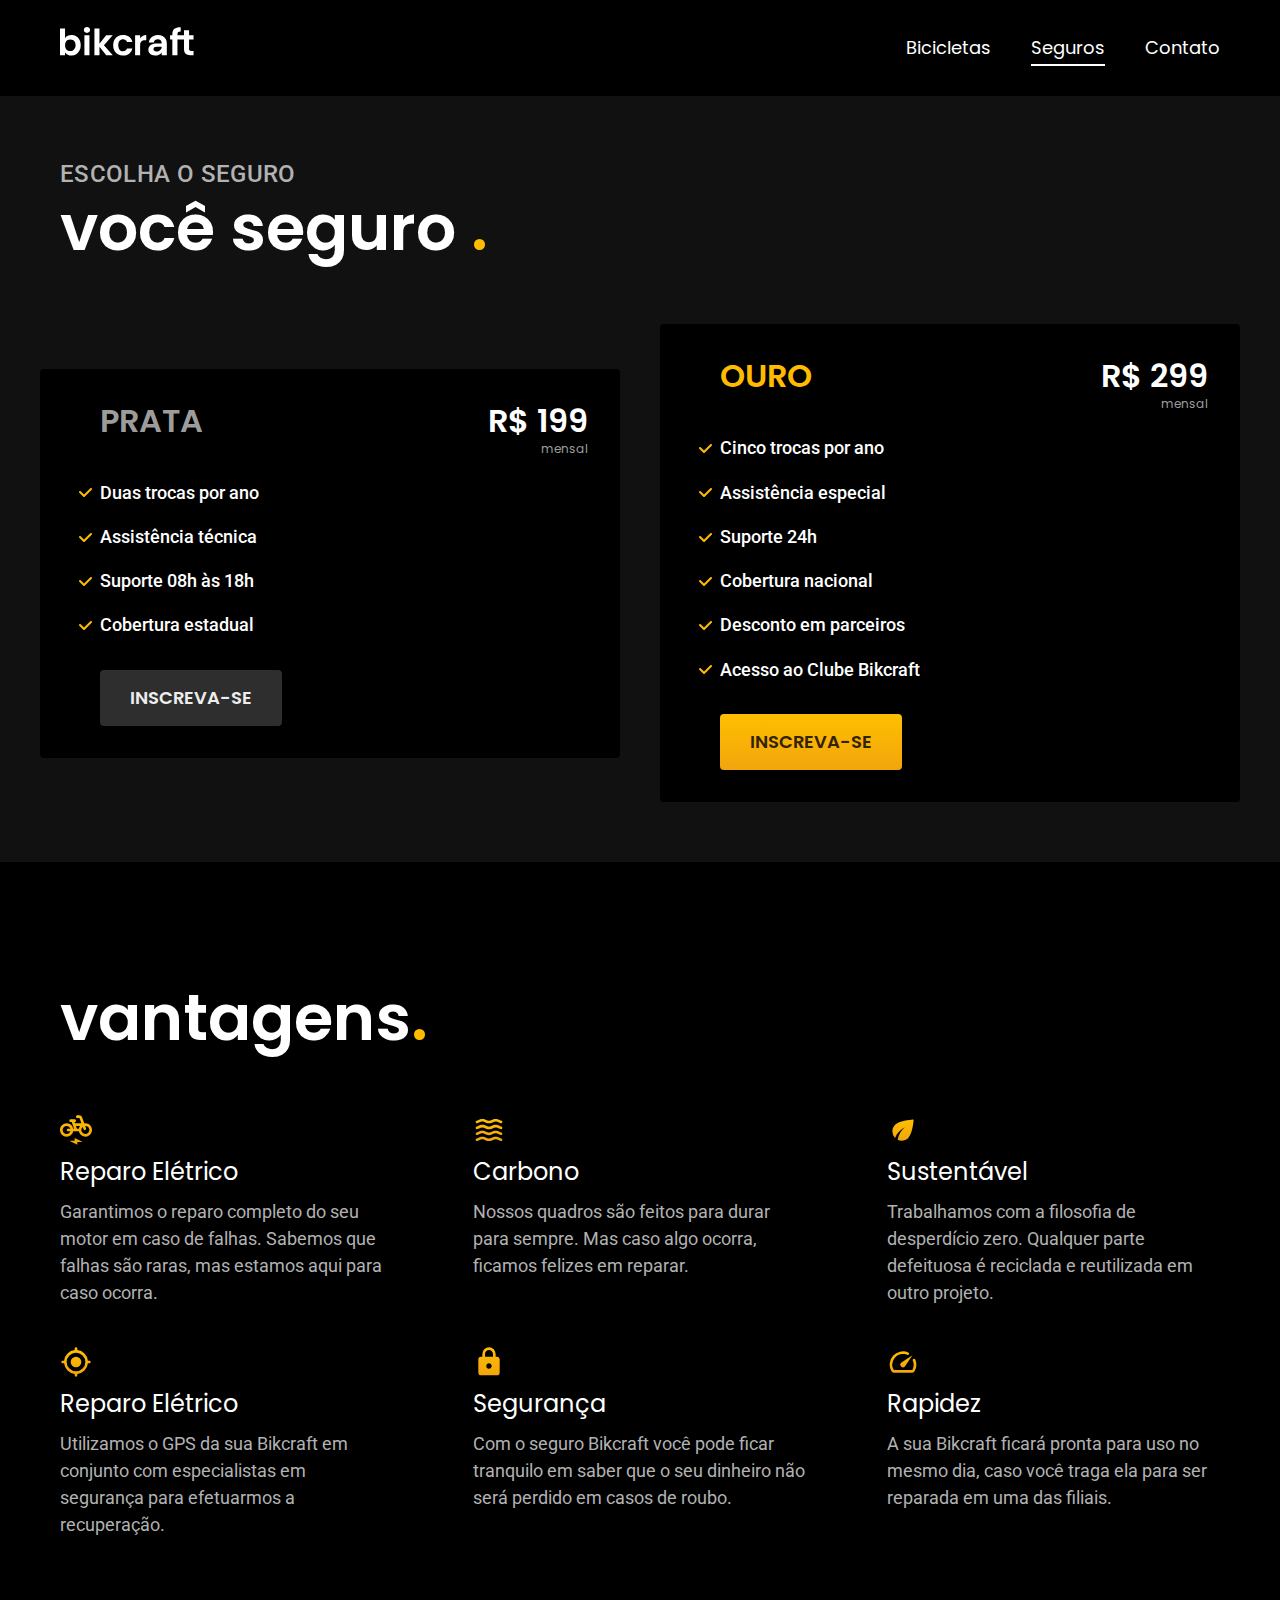
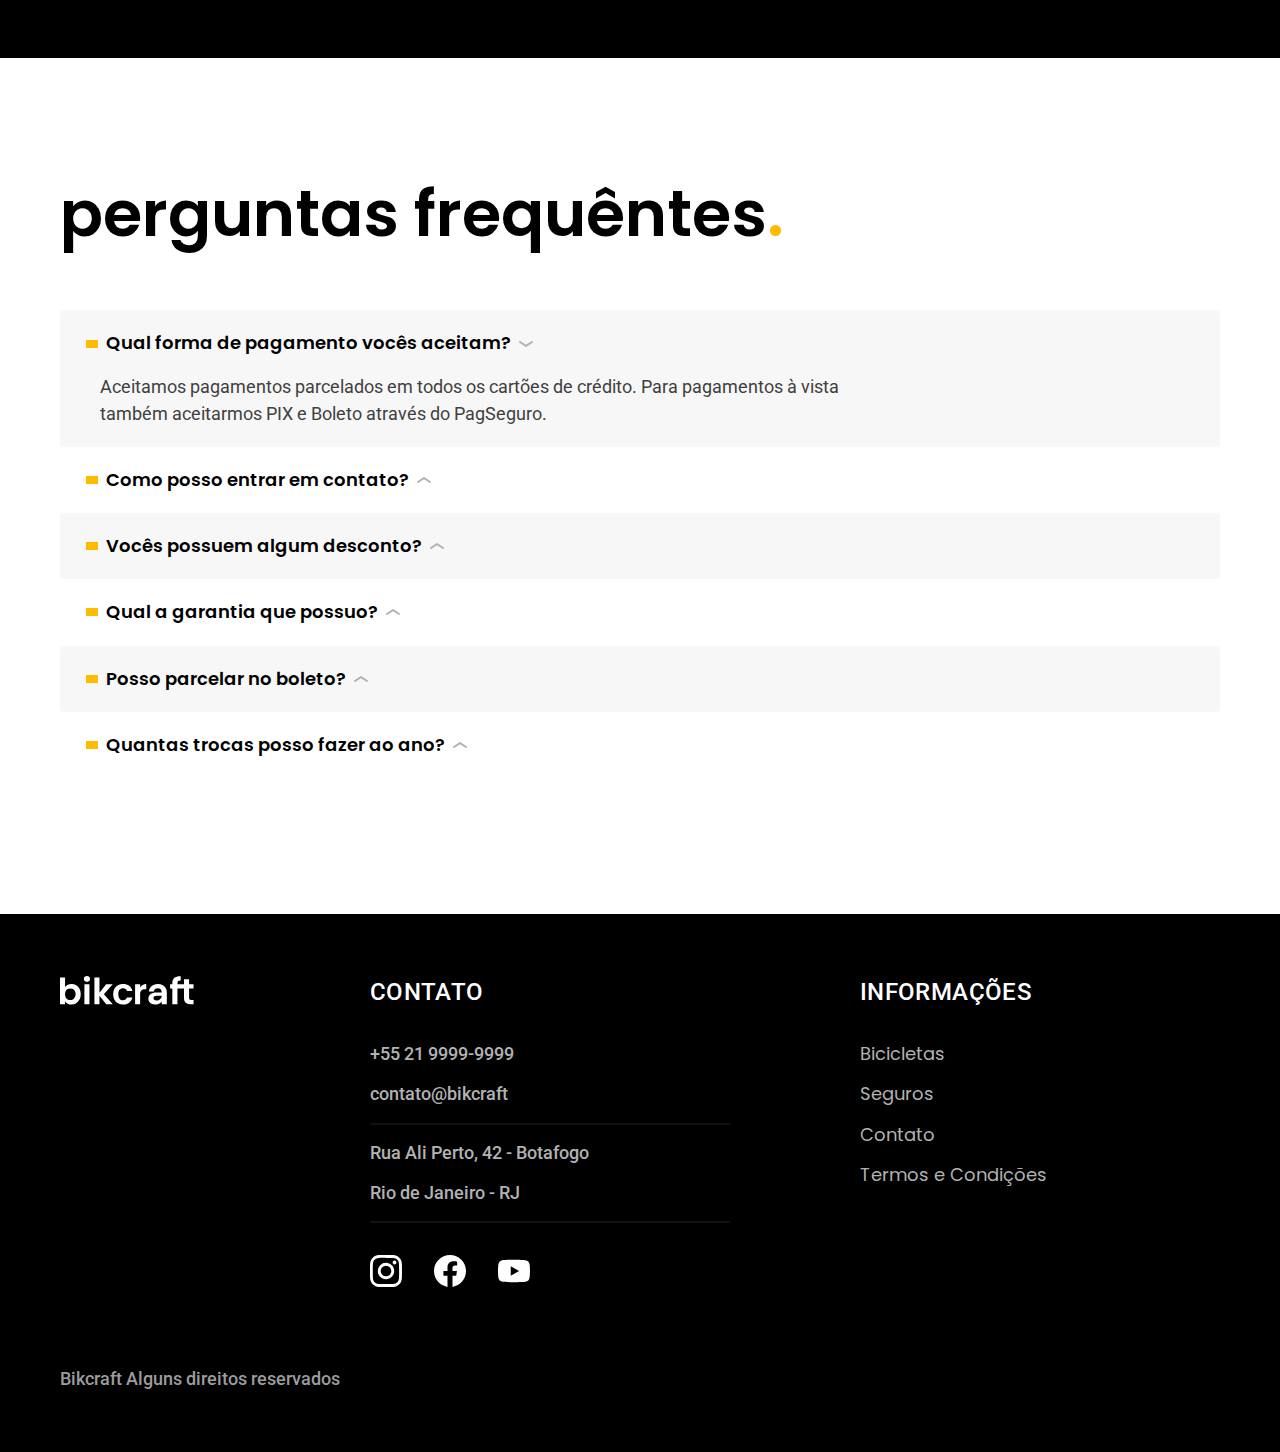
<file: seguros.html>
<!DOCTYPE html>
<html lang="pt-br">
<head>
    <meta charset="UTF-8">
    <meta http-equiv="X-UA-Compatible" content="IE=edge">
    <meta name="viewport" content="width=device-width, initial-scale=1.0">
    <title>Seguros / Bikcraft</title>
    <meta name="description" content="Bicicletas elétricas de alta precisão e qualidade, feitas sob medida para você. Explore o mundo na sua velocidade com a Bikcraft.">
    <link rel="preload" href="CSS/style.css" as="style">
    <link rel="stylesheet" href="CSS/style.css">

    <link rel="preconnect" href="https://fonts.googleapis.com">
    <link rel="preconnect" href="https://fonts.gstatic.com" crossorigin>
    <link href="https://fonts.googleapis.com/css2?family=Poppins:wght@400;600&family=Roboto:wght@400;500&display=swap" rel="stylesheet">
    <link rel="preconnect" href="https://fonts.googleapis.com">
    <link rel="preconnect" href="https://fonts.gstatic.com" crossorigin>
    <link href="https://fonts.googleapis.com/css2?family=Merriweather:ital,wght@1,900&display=swap" rel="stylesheet">
    <link rel="shortcut icon" href="favicon.svg" type="image/svg-xml">
    <script>document.documentElement.classList.add('js')</script>
</head>
<body id="seguros">
    <header class="header-bg">
        <div class="header">
            <a href="index.html"><img src="img/bikcraft.svg" alt="Bikcraft"></a>
            <nav aria-label="primaria">
                <ul class="header-menu cor-0 font-1-m">
                    <li><a href="./bicicletas.html">Bicicletas</a></li>
                    <li><a href="./seguros.html">Seguros</a></li>
                    <li><a href="./contato.html">Contato</a></li>
                </ul>
            </nav>
        </div>
    </header>

    <main>
        <div class="titulo-bg">
            <div class="titulo-container container">
                <p class="font-2-l-b cor-5">Escolha o seguro</p>
                <h1 class="font-1-xxl cor-0">você seguro <span class="cor-p1">.</span></h1>
            </div>
        </div>

        <article class="seguros-bg">
            <div class="seguros container">

                <div class="seguros-item fadeInLeft" data-anime="200">
                    <h3 class="font-1-xl cor-6">PRATA</h3>
                    <span class="font-1-xl cor-0 seguro-preco">R$ 199 <span class="font-1-xs cor-6">mensal</span></span>
                    <ul class="font-2-m cor-0">
                        <li>Duas trocas por ano</li>
                        <li>Assistência técnica</li>
                        <li>Suporte 08h às 18h</li>
                        <li>Cobertura estadual</li>
                    </ul>
                    <a class="botao secundario" href="./orcamento.html?tipo=seguro&produto=prata">Inscreva-se</a>
                </div>
                <div class="seguros-item fadeInRight" data-anime="400">
                    <h3 class="font-1-xl cor-p1">OURO</h3>
                    <span class="font-1-xl cor-0 seguro-preco">R$ 299 <span class="font-1-xs cor-6">mensal</span></span>
                    <ul class="font-2-m cor-0">
                        <li>Cinco trocas por ano</li>
                        <li>Assistência especial</li>
                        <li>Suporte 24h</li>
                        <li>Cobertura nacional</li>
                        <li>Desconto em parceiros</li>
                        <li>Acesso ao Clube Bikcraft</li>
                    </ul>
                    <a class="botao" href="./orcamento.html?tipo=seguro&produto=ouro">Inscreva-se</a>
                </div>
            </div>
        </article>

    </main>

    <article class="vantagens-bg">
        <div class="vantagens container">
            <h2 class="font-1-xxl cor-0">vantagens<span class="cor-p1">.</span></h2>
            <ul>
                <li>
                    <img src="img/icones/eletrica.svg" alt="">
                    <h3 class="font-1-l cor-0">Reparo Elétrico</h3>
                    <p class="font-2-s cor-5">Garantimos o reparo completo do seu motor em caso de falhas. Sabemos que falhas são raras, mas estamos aqui para caso ocorra.</p>
                </li>
                <li>
                    <img src="img/icones/carbono.svg" alt="">
                    <h3 class="font-1-l cor-0">Carbono</h3>
                    <p class="font-2-s cor-5">Nossos quadros são feitos para durar para sempre. Mas caso algo ocorra, ficamos felizes em reparar.</p>
                </li>
                <li>
                    <img src="img/icones/sustentavel.svg" alt="">
                    <h3 class="font-1-l cor-0">Sustentável</h3>
                    <p class="font-2-s cor-5">Trabalhamos com a filosofia de desperdício zero. Qualquer parte defeituosa é reciclada e reutilizada em outro projeto.</p>
                </li>
                <li>
                    <img src="img/icones/rastreador.svg" alt="">
                    <h3 class="font-1-l cor-0">Reparo Elétrico</h3>
                    <p class="font-2-s cor-5">Utilizamos o GPS da sua Bikcraft em conjunto com especialistas em segurança para efetuarmos a recuperação.</p>
                </li>
                <li>
                    <img src="img/icones/seguro.svg" alt="">
                    <h3 class="font-1-l cor-0">Segurança</h3>
                    <p class="font-2-s cor-5">Com o seguro Bikcraft você pode ficar tranquilo em saber que o seu dinheiro não será perdido em casos de roubo.</p>
                </li>
                <li>
                    <img src="img/icones/velocidade.svg" alt="">
                    <h3 class="font-1-l cor-0">Rapidez</h3>
                    <p class="font-2-s cor-5">A sua Bikcraft ficará pronta para uso no mesmo dia, caso você traga ela para ser reparada em uma das filiais.</p>
                </li>
            </ul>
        </div>
    </article>

    <article class="perguntas container">
        <h2 class="font-1-xxl">perguntas frequêntes<span class="cor-p1">.</span></h2>

        <dl>
            <div>
                <dt><button class="font-1-m-b" aria-controls="pergunta1" aria-expanded="true">Qual forma de pagamento vocês aceitam?</button></dt>
                <dd id="pergunta1" class="font-2-s cor-9 ativa">Aceitamos pagamentos parcelados em todos os cartões de crédito. Para pagamentos à vista também aceitarmos PIX e Boleto através do PagSeguro.</dd>
            </div>
            <div>
                <dt><button class="font-1-m-b" aria-controls="pergunta2" aria-expanded="false">Como posso entrar em contato?</button></dt>
                <dd id="pergunta2" class="font-2-s cor-9">Aceitamos pagamentos parcelados em todos os cartões de crédito. Para pagamentos à vista também aceitarmos PIX e Boleto através do PagSeguro.</dd>
            </div>
            <div>
                <dt><button class="font-1-m-b" aria-controls="pergunta3" aria-expanded="false">Vocês possuem algum desconto?</button></dt>
                <dd id="pergunta3" class="font-2-s cor-9">Aceitamos pagamentos parcelados em todos os cartões de crédito. Para pagamentos à vista também aceitarmos PIX e Boleto através do PagSeguro.</dd>
            </div>
            <div>
                <dt><button class="font-1-m-b" aria-controls="pergunta4" aria-expanded="false">Qual a garantia que possuo?</button></dt>
                <dd id="pergunta4" class="font-2-s cor-9">Aceitamos pagamentos parcelados em todos os cartões de crédito. Para pagamentos à vista também aceitarmos PIX e Boleto através do PagSeguro.</dd>
            </div>
            <div>
                <dt><button class="font-1-m-b" aria-controls="pergunta5" aria-expanded="false">Posso parcelar no boleto?</button></dt>
                <dd id="pergunta5" class="font-2-s cor-9">Aceitamos pagamentos parcelados em todos os cartões de crédito. Para pagamentos à vista também aceitarmos PIX e Boleto através do PagSeguro.</dd>
            </div>
            <div>
                <dt><button class="font-1-m-b" aria-controls="pergunta6" aria-expanded="false">Quantas trocas posso fazer ao ano?</button></dt>
                <dd id="pergunta6" class="font-2-s cor-9">Aceitamos pagamentos parcelados em todos os cartões de crédito. Para pagamentos à vista também aceitarmos PIX e Boleto através do PagSeguro.</dd>
            </div>
        </dl>
    </article>

    <footer class="footer-bg">
        <div class="footer container">
            <img src="img/bikcraft.svg" alt="Bikcraft">
            <div class="footer-contato">
                <h3 class="font-2-l-b cor-0">Contato</h3>
                <ul class="font-2-m cor-5">
                    <li><a href="tel:+552199999999">+55 21 9999-9999</a></li>
                    <li><a href="mailto:contato@bikbraft.com">contato@bikcraft</a></li>
                    <li>Rua Ali Perto, 42 - Botafogo</li>
                    <li>Rio de Janeiro - RJ</li>
                </ul>
                <div class="footer-redes">
                    <a href=""><img src="img/redes/instagram.svg" alt="Instagram"></a>
                    <a href=""><img src="img/redes/facebook.svg" alt="Facebook"></a>
                    <a href=""><img src="img/redes/youtube.svg" alt="Instagram"></a>
                </div>
            </div>
            <div class="footer-informacoes">
                <h3 class="font-2-l-b cor-0">Informações</h3>
                <nav>
                    <ul class="font-1-m cor-5">
                        <li><a href="./bicicletas.html">Bicicletas</a></li>
                        <li><a href="./seguros.html">Seguros</a></li>
                        <li><a href="./contato.html">Contato</a></li>
                        <li><a href="./termos.html">Termos e Condições</a></li>
                    </ul>
                </nav>
            </div>
            <p class="footer-copy font-2-m cor-6">Bikcraft Alguns direitos reservados</p>
        </div>
    </footer>
    <script src="js/plugins/simple-anime.js"></script>
    <script src="./js/script.js"></script>
</body>
</html>
</file>
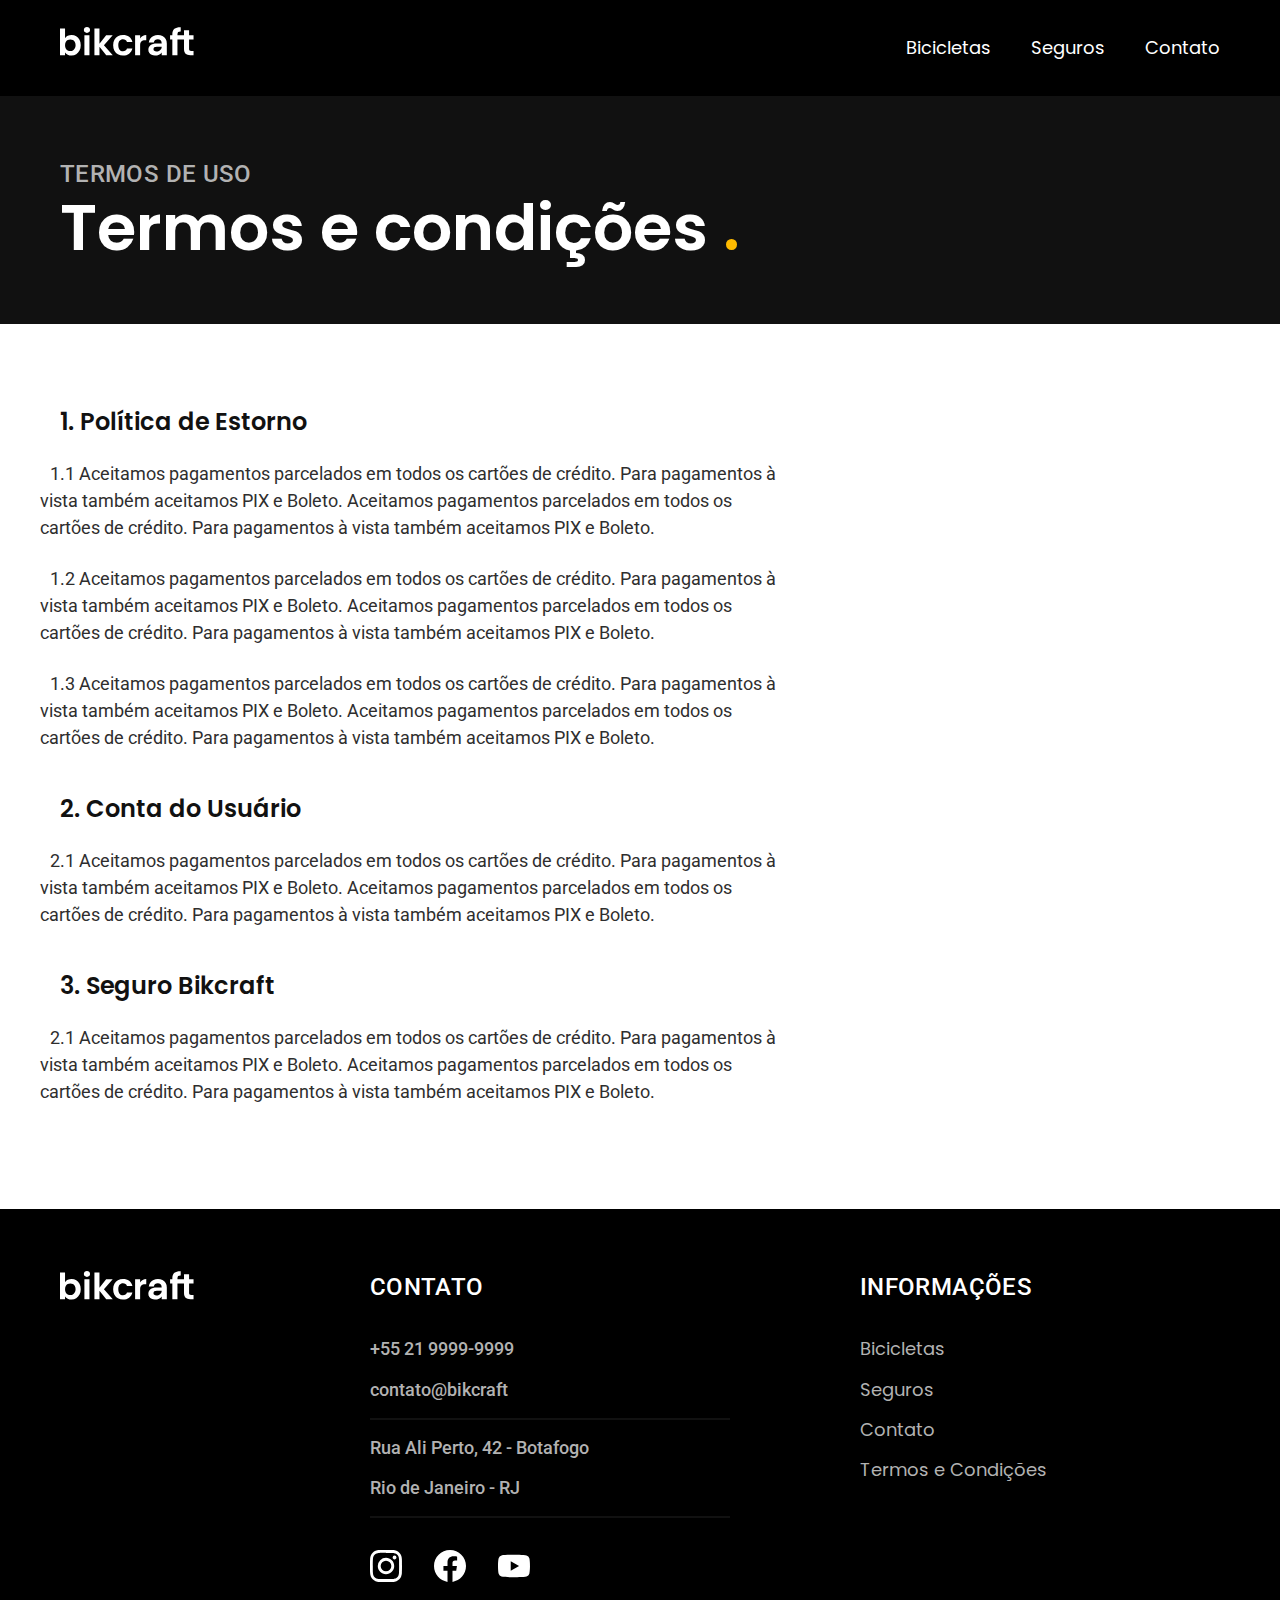
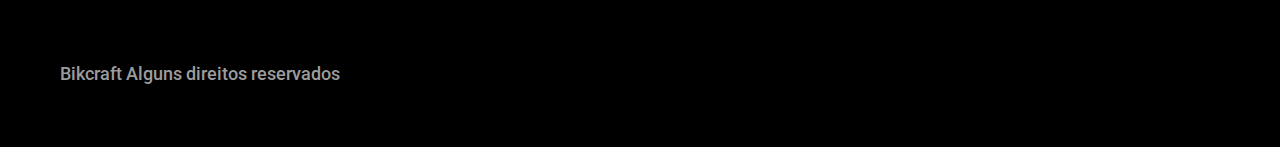
<file: termos.html>
<!DOCTYPE html>
<html lang="pt-br">
<head>
    <meta charset="UTF-8">
    <meta http-equiv="X-UA-Compatible" content="IE=edge">
    <meta name="viewport" content="width=device-width, initial-scale=1.0">
    <title>Termos e Condições / Bikcraft</title>
    <meta name="description" content="Bicicletas elétricas de alta precisão e qualidade, feitas sob medida para você. Explore o mundo na sua velocidade com a Bikcraft.">
    <link rel="preload" href="CSS/style.css" as="style">
    <link rel="stylesheet" href="CSS/style.css">

    <link rel="preconnect" href="https://fonts.googleapis.com">
    <link rel="preconnect" href="https://fonts.gstatic.com" crossorigin>
    <link href="https://fonts.googleapis.com/css2?family=Poppins:wght@400;600&family=Roboto:wght@400;500&display=swap" rel="stylesheet">
    <link rel="preconnect" href="https://fonts.googleapis.com">
    <link rel="preconnect" href="https://fonts.gstatic.com" crossorigin>
    <link href="https://fonts.googleapis.com/css2?family=Merriweather:ital,wght@1,900&display=swap" rel="stylesheet">
    <link rel="shortcut icon" href="favicon.svg" type="image/svg-xml">
    <script>document.documentElement.classList.add('js')</script>
</head>
<body>
    <header class="header-bg">
        <div class="header">
            <a href="index.html"><img src="img/bikcraft.svg" alt="Bikcraft"></a>
            <nav aria-label="primaria">
                <ul class="header-menu cor-0 font-1-m">
                    <li><a href="./bicicletas.html">Bicicletas</a></li>
                    <li><a href="./seguros.html">Seguros</a></li>
                    <li><a href="./contato.html">Contato</a></li>
                </ul>
            </nav>
        </div>
    </header>

    <main>
        <div class="titulo-bg">
            <div class="titulo-container container">
                <p class="font-2-l-b cor-5">Termos de uso</p>
                <h1 class="font-1-xxl cor-0">Termos e condições <span class="cor-p1">.</span></h1>
            </div>
        </div>

        <div class="termos container font-2-s cor-10">
            <h2 class="font-1-l cor-11">1. Política de Estorno</h2>
            <p>1.1 Aceitamos pagamentos parcelados em todos os cartões de crédito. Para pagamentos à vista também aceitamos PIX e Boleto. Aceitamos pagamentos parcelados em todos os cartões de crédito. Para pagamentos à vista também aceitamos PIX e Boleto.</p>
            <p>1.2 Aceitamos pagamentos parcelados em todos os cartões de crédito. Para pagamentos à vista também aceitamos PIX e Boleto. Aceitamos pagamentos parcelados em todos os cartões de crédito. Para pagamentos à vista também aceitamos PIX e Boleto.</p>
            <p>1.3 Aceitamos pagamentos parcelados em todos os cartões de crédito. Para pagamentos à vista também aceitamos PIX e Boleto. Aceitamos pagamentos parcelados em todos os cartões de crédito. Para pagamentos à vista também aceitamos PIX e Boleto.</p>
            <h2 class="font-1-l cor-11">2. Conta do Usuário</h2>
            <p>2.1 Aceitamos pagamentos parcelados em todos os cartões de crédito. Para pagamentos à vista também aceitamos PIX e Boleto. Aceitamos pagamentos parcelados em todos os cartões de crédito. Para pagamentos à vista também aceitamos PIX e Boleto.</p>
            <h2 class="font-1-l cor-11">3. Seguro Bikcraft</h2>
            <p>2.1 Aceitamos pagamentos parcelados em todos os cartões de crédito. Para pagamentos à vista também aceitamos PIX e Boleto. Aceitamos pagamentos parcelados em todos os cartões de crédito. Para pagamentos à vista também aceitamos PIX e Boleto.</p>
            
        </div>

    </main>



    <footer class="footer-bg">
        <div class="footer container">
            <img src="img/bikcraft.svg" alt="Bikcraft">
            <div class="footer-contato">
                <h3 class="font-2-l-b cor-0">Contato</h3>
                <ul class="font-2-m cor-5">
                    <li><a href="tel:+552199999999">+55 21 9999-9999</a></li>
                    <li><a href="mailto:contato@bikbraft.com">contato@bikcraft</a></li>
                    <li>Rua Ali Perto, 42 - Botafogo</li>
                    <li>Rio de Janeiro - RJ</li>
                </ul>
                <div class="footer-redes">
                    <a href=""><img src="img/redes/instagram.svg" alt="Instagram"></a>
                    <a href=""><img src="img/redes/facebook.svg" alt="Facebook"></a>
                    <a href=""><img src="img/redes/youtube.svg" alt="Instagram"></a>
                </div>
            </div>
            <div class="footer-informacoes">
                <h3 class="font-2-l-b cor-0">Informações</h3>
                <nav>
                    <ul class="font-1-m cor-5">
                        <li><a href="./bicicletas.html">Bicicletas</a></li>
                        <li><a href="./seguros.html">Seguros</a></li>
                        <li><a href="./contato.html">Contato</a></li>
                        <li><a href="./termos.html">Termos e Condições</a></li>
                    </ul>
                </nav>
            </div>
            <p class="footer-copy font-2-m cor-6">Bikcraft Alguns direitos reservados</p>
        </div>
    </footer>
    <script src="./js/script.js"></script>
</body>
</html>
</file>
<file: CSS/style.css>
@charset "UTF-8";
@import "./global/global.css";
@import "./global/header.css";
@import "./utilidades/tipografia.css";
@import "./utilidades/cores.css";
/* Home */

@import "./home/introducao.css";
@import"./utilidades/componentes.css";
@import"./bicicletas/bicicletas-lista.css";
@import "./home/tecnologia.css";
@import "./home/parceiros.css";
@import "./home/depoimento.css";
@import "./global/footer.css";

/* TERMOS */

@import "./termos/termos.css";

/* Bicicletas */

@import "./bicicletas/bicicletas.css";
@import "./bicicleta/bicicleta.css";
@import "./bicicleta/seguro.css";

/* Seguros */

@import "./seguros/seguros.css";
@import "./seguros/vantagens.css";
@import "./seguros/perguntas.css";

/* Contato */

@import "./contato/contato.css";
@import "./contato/lojas.css";
@import "./utilidades/formulario.css";
@import "./orcamento/orcamento.css";

/* Animação */

@import "./utilidades/animacao.css";
</file>
